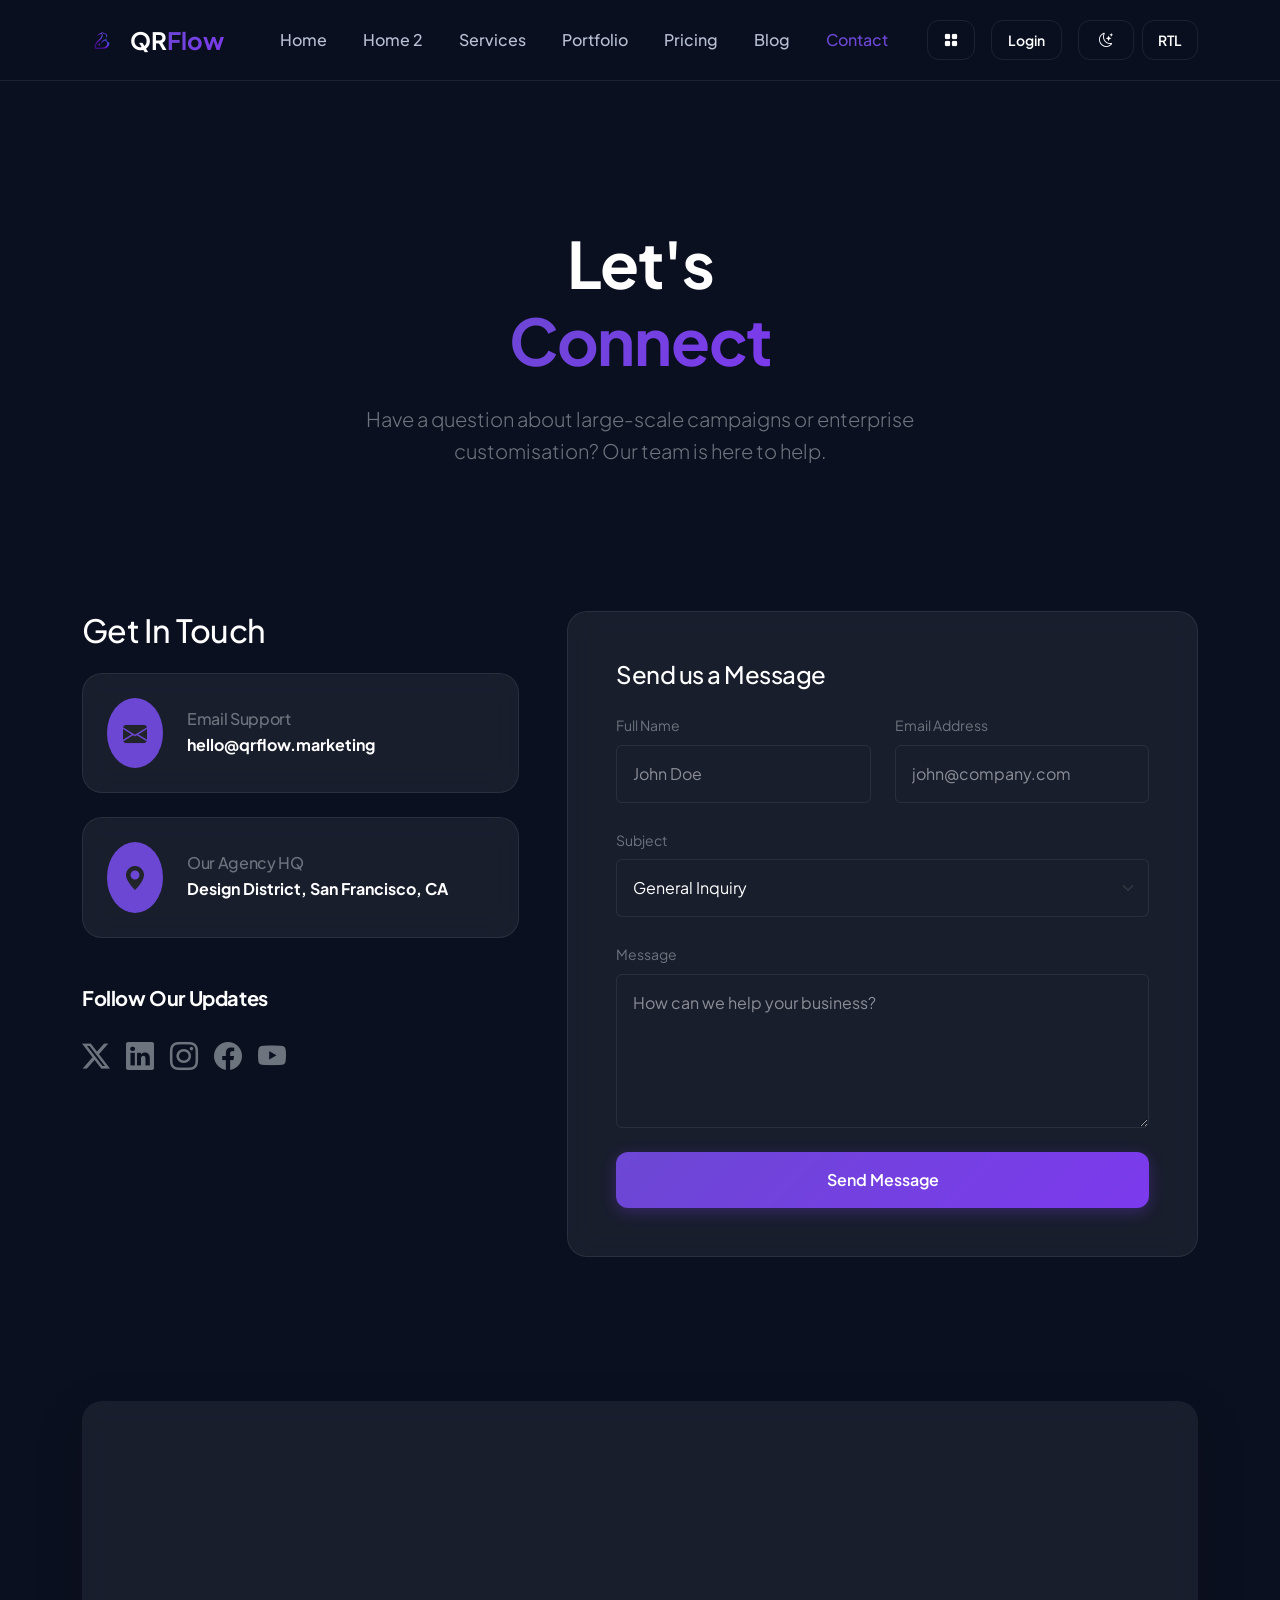
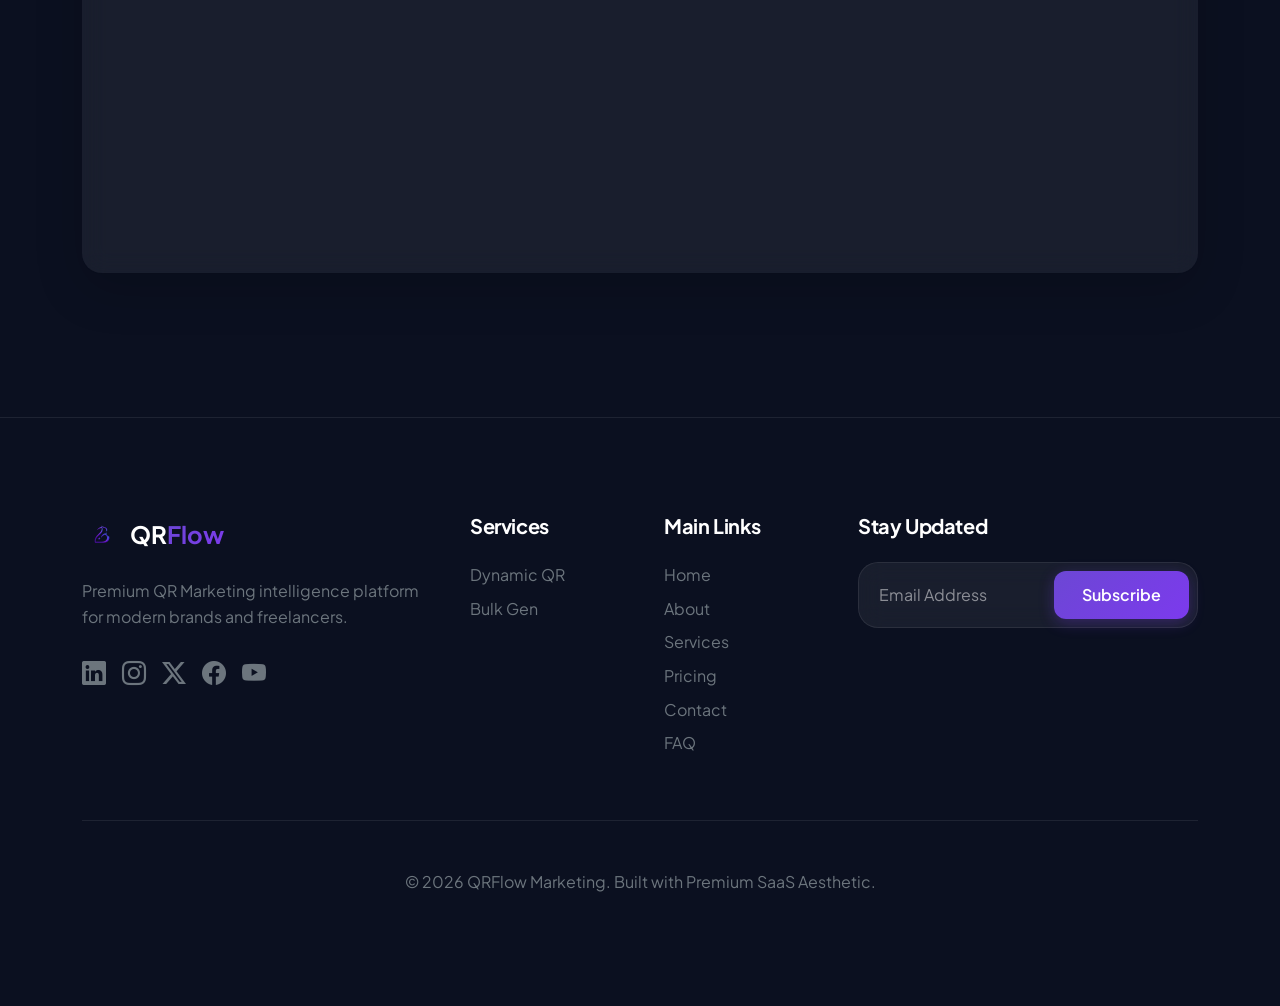
<file: contact.html>
<!DOCTYPE html>
<html lang="en">

<head>
    <meta charset="UTF-8">
    <meta name="viewport" content="width=device-width, initial-scale=1.0">
    <title>Contact Us | Let's Build Your Campaign</title>
    <link rel="icon" type="image/png" href="assets/images/logo.png">
    <link href="https://cdn.jsdelivr.net/npm/bootstrap@5.3.0/dist/css/bootstrap.min.css" rel="stylesheet">
    <link rel="stylesheet" href="https://cdn.jsdelivr.net/npm/bootstrap-icons@1.10.5/font/bootstrap-icons.css">
    <link rel="stylesheet" href="assets/css/style.css">
    <link rel="stylesheet" href="assets/css/dark-mode.css">
</head>

<body>

    <!-- Navbar -->
    <nav class="navbar navbar-expand-xl navbar-custom sticky-top">
        <div class="container">
            <a class="navbar-brand d-flex align-items-center" href="index.html">
                <img src="assets/images/logo.png" alt="QR Logo" class="me-2">
                <span class="fw-bold text-white fs-4">QR<span class="text-gradient">Flow</span></span>
            </a>
            <button class="navbar-toggler border-0" type="button" data-bs-toggle="collapse" data-bs-target="#navbarNav">
                <i class="bi bi-list text-white fs-2"></i>
            </button>
            <div class="collapse navbar-collapse" id="navbarNav">
                <ul class="navbar-nav mx-auto">
                    <li class="nav-item"><a class="nav-link" href="index.html">Home</a></li>
                    <li class="nav-item"><a class="nav-link" href="home2.html">Home 2</a></li>
                    <li class="nav-item"><a class="nav-link" href="services.html">Services</a></li>
                    <li class="nav-item"><a class="nav-link" href="portfolio.html">Portfolio</a></li>
                    <li class="nav-item"><a class="nav-link" href="pricing.html">Pricing</a></li>
                    <li class="nav-item"><a class="nav-link" href="blog.html">Blog</a></li>
                    <li class="nav-item"><a class="nav-link active" href="contact.html">Contact</a></li>
                </ul>
                <div class="d-flex align-items-center gap-3">
                    <a href="dashboard.html" class="btn btn-outline-custom btn-sm d-flex align-items-center"
                        title="Dashboard">
                        <i class="bi bi-grid-fill"></i>
                    </a>
                    <a href="login.html" class="btn btn-outline-custom btn-sm d-flex align-items-center" title="Login">
                        Login
                    </a>
                    <div class="d-flex gap-2">
                        <button class="btn btn-outline-custom btn-sm d-flex align-items-center justify-content-center nav-toggle-btn" id="theme-toggle" title="Toggle Theme">
                <i class="bi bi-moon-stars"></i>
            </button>
                        <button class="btn btn-outline-custom btn-sm d-flex align-items-center justify-content-center nav-toggle-btn" id="rtl-toggle" title="RTL">
                RTL
            </button>
                    </div>
                </div>
            </div>
        </div>
    </nav>

    <!-- Contact Hero -->
    <section class="py-5 mt-5">
        <div class="container pt-5 text-center">
            <h1 class="display-3 fw-bold mb-4">Let's <br> <span class="text-gradient">Connect</span></h1>
            <p class="text-secondary lead max-w-600 mx-auto mb-5 px-3">Have a question about large-scale campaigns or
                enterprise customisation? Our team is here to help.</p>
        </div>
    </section>

    <!-- Contact Form Section -->
    <section class="py-5">
        <div class="container">
            <div class="row g-5">
                <div class="col-lg-5">
                    <h2 class="h2 mb-4">Get In Touch</h2>

                    <div class="glass-card p-4 mb-4 d-flex align-items-center">
                        <div class="bg-primary-accent rounded-circle p-3 me-4 text-dark"><i
                                class="bi bi-envelope-fill fs-4"></i></div>
                        <div>
                            <h4 class="h6 text-secondary mb-1">Email Support</h4>
                            <p class="mb-0 fw-bold">hello@qrflow.marketing</p>
                        </div>
                    </div>

                    <div class="glass-card p-4 mb-4 d-flex align-items-center">
                        <div class="bg-primary-accent rounded-circle p-3 me-4 text-dark"><i
                                class="bi bi-geo-alt-fill fs-4"></i></div>
                        <div>
                            <h4 class="h6 text-secondary mb-1">Our Agency HQ</h4>
                            <p class="mb-0 fw-bold">Design District, San Francisco, CA</p>
                        </div>
                    </div>

                    <div class="mt-5">
                        <h5 class="mb-4">Follow Our Updates</h5>
                        <div class="d-flex gap-3 fs-3 social-links">
                            <a href="#" class="text-secondary"><i class="bi bi-twitter-x"></i></a>
                            <a href="#" class="text-secondary"><i class="bi bi-linkedin"></i></a>
                            <a href="#" class="text-secondary"><i class="bi bi-instagram"></i></a>
                            <a href="#" class="text-secondary"><i class="bi bi-facebook"></i></a>
                            <a href="#" class="text-secondary"><i class="bi bi-youtube"></i></a>
                        </div>
                    </div>
                </div>

                <div class="col-lg-7">
                    <div class="glass-card p-5">
                        <h3 class="h4 mb-4">Send us a Message</h3>
                        <form id="contactForm">
                            <div class="row g-4 mb-4">
                                <div class="col-md-6">
                                    <label class="form-label text-secondary text-sm">Full Name</label>
                                    <input type="text"
                                        class="form-control bg-transparent border-color text-white shadow-none p-3"
                                        placeholder="John Doe">
                                </div>
                                <div class="col-md-6">
                                    <label class="form-label text-secondary text-sm">Email Address</label>
                                    <input type="email"
                                        class="form-control bg-transparent border-color text-white shadow-none p-3"
                                        placeholder="john@company.com">
                                </div>
                            </div>
                            <div class="mb-4">
                                <label class="form-label text-secondary text-sm">Subject</label>
                                <select class="form-select bg-transparent border-color text-secondary shadow-none p-3">
                                    <option>General Inquiry</option>
                                    <option>Enterprise Quote</option>
                                    <option>Partnership Request</option>
                                    <option>Technical Support</option>
                                </select>
                            </div>
                            <div class="mb-4">
                                <label class="form-label text-secondary text-sm">Message</label>
                                <textarea class="form-control bg-transparent border-color text-white shadow-none p-3"
                                    rows="5" placeholder="How can we help your business?"></textarea>
                            </div>
                            <button type="submit" class="btn btn-primary-custom w-100 py-3">Send Message</button>
                        </form>
                    </div>
                </div>
            </div>
        </div>
    </section>

    <!-- Map Section -->
    <section class="py-5">
        <div class="container py-5">
            <div class="glass-card p-2 overflow-hidden shadow-lg border-0">
                <iframe
                    src="https://www.google.com/maps/embed?pb=!1m18!1m12!1m3!1d3153.8354345093747!2d-122.39998468468245!3d37.77492927975922!2m3!1f0!2f0!3f0!3m2!1i1024!2i768!4f13.1!3m3!1m2!1s0x8085807bed8f559a%3A0x4bb570dcf454c698!2sDesign%20District%2C%20San%20Francisco%2C%20CA!5e0!3m2!1sen!2sus!4v1689123456789!5m2!1sen!2sus"
                    width="100%" height="450"
                    style="border:0; border-radius: 12px; filter: grayscale(1) invert(1) contrast(1.2) opacity(0.8);"
                    allowfullscreen="" loading="lazy" referrerpolicy="no-referrer-when-downgrade">
                </iframe>
            </div>
        </div>
    </section>

    <!-- Footer -->
    <footer class="py-5 mt-5 border-top border-color">
        <div class="container py-5">
            <div class="row g-5">
                <div class="col-lg-4">
                    <a class="navbar-brand d-flex align-items-center mb-4" href="index.html">
                        <img src="assets/images/logo.png" alt="QR Logo" height="30" class="me-2">
                        <span class="fw-bold text-white fs-4">QR<span class="text-gradient">Flow</span></span>
                    </a>
                    <p class="text-secondary">Premium QR Marketing intelligence platform for modern brands and
                        freelancers.</p>
                    <div class="d-flex gap-3 fs-4 mt-4 social-links">
                        <a href="#" class="text-secondary"><i class="bi bi-linkedin"></i></a>
                        <a href="#" class="text-secondary"><i class="bi bi-instagram"></i></a>
                        <a href="#" class="text-secondary"><i class="bi bi-twitter-x"></i></a>
                        <a href="#" class="text-secondary"><i class="bi bi-facebook"></i></a>
                        <a href="#" class="text-secondary"><i class="bi bi-youtube"></i></a>
                    </div>
                </div>
                <div class="col-6 col-lg-2">
                    <h5 class="mb-4">Services</h5>
                    <ul class="list-unstyled text-secondary">
                        <li class="mb-2"><a href="services.html" class="text-decoration-none text-secondary">Dynamic
                                QR</a></li>
                        <li class="mb-2"><a href="services.html" class="text-decoration-none text-secondary">Bulk
                                Gen</a></li>
                    </ul>
                </div>
                <div class="col-6 col-lg-2">
                    <h5 class="mb-4">Main Links</h5>
                    <ul class="list-unstyled text-secondary">
                        <li class="mb-2"><a href="index.html" class="text-decoration-none text-secondary">Home</a></li>
                        <li class="mb-2"><a href="index.html#about" class="text-decoration-none text-secondary">About</a></li>
                        <li class="mb-2"><a href="services.html" class="text-decoration-none text-secondary">Services</a></li>
                        <li class="mb-2"><a href="pricing.html" class="text-decoration-none text-secondary">Pricing</a></li>
                        <li class="mb-2"><a href="contact.html" class="text-decoration-none text-secondary">Contact</a></li>
                        <li class="mb-2"><a href="index.html#faq" class="text-decoration-none text-secondary">FAQ</a></li>
                    </ul>
                </div>
                <div class="col-lg-4">
                    <h5 class="mb-4">Stay Updated</h5>
                    <div class="glass-card p-2 d-flex">
                        <input type="email" class="form-control bg-transparent border-0 text-white shadow-none"
                            placeholder="Email Address">
                        <button class="btn btn-primary-custom ms-2">Subscribe</button>
                    </div>
                </div>
            </div>
            <div class="text-center mt-5 pt-5 text-secondary border-top border-color">
                <p>&copy; 2026 QRFlow Marketing. Built with Premium SaaS Aesthetic.</p>
            </div>
        </div>
    </footer>

    <script src="https://cdn.jsdelivr.net/npm/bootstrap@5.3.0/dist/js/bootstrap.bundle.min.js"></script>
    <script src="assets/js/main.js"></script>
</body>

</html>
</file>
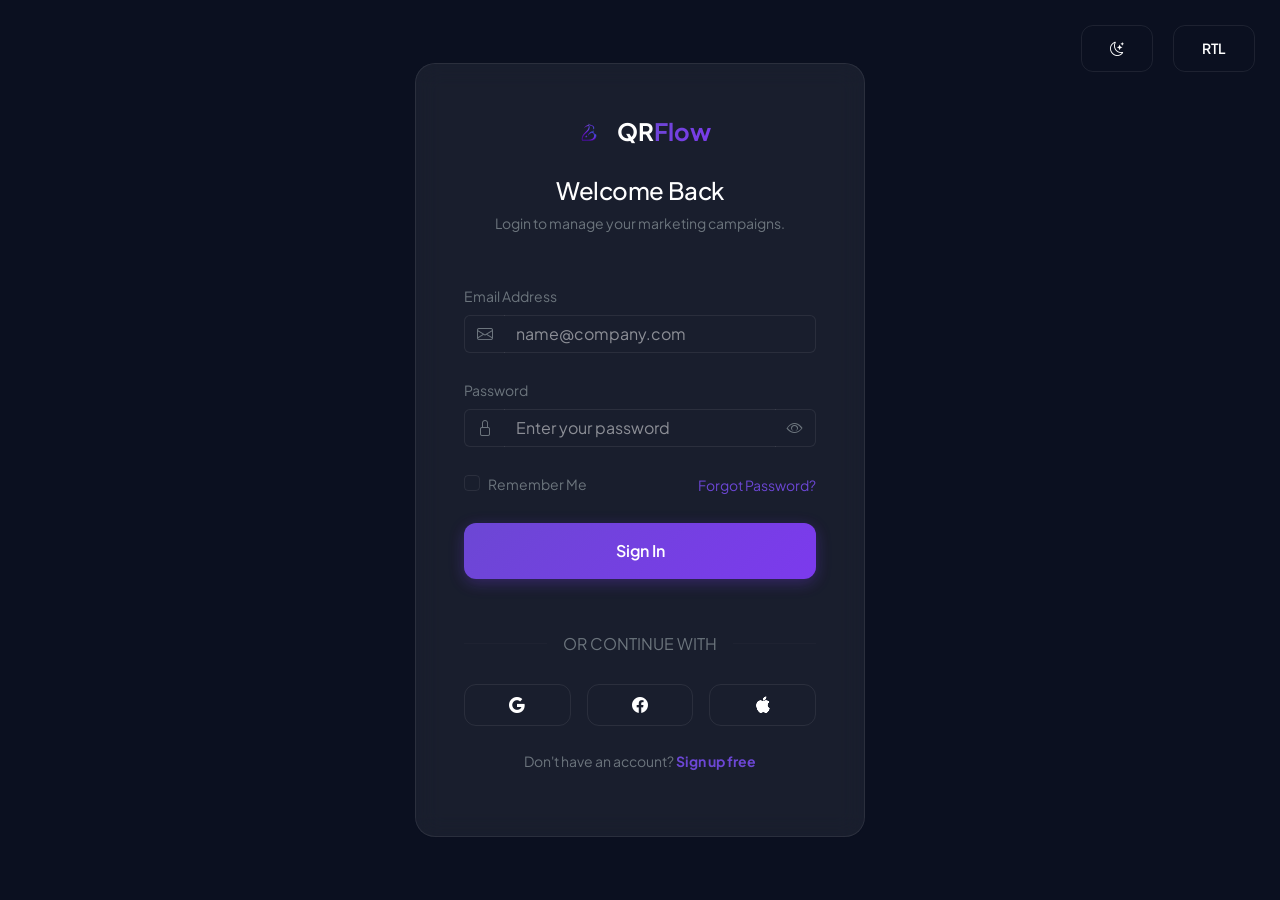
<file: login.html>
<!DOCTYPE html>
<html lang="en">

<head>
    <meta charset="UTF-8">
    <meta name="viewport" content="width=device-width, initial-scale=1.0">
    <title>Login | QRFlow Marketing</title>
    <link rel="icon" type="image/png" href="assets/images/logo.png">
    <link href="https://cdn.jsdelivr.net/npm/bootstrap@5.3.0/dist/css/bootstrap.min.css" rel="stylesheet">
    <link rel="stylesheet" href="https://cdn.jsdelivr.net/npm/bootstrap-icons@1.10.5/font/bootstrap-icons.css">
    <link rel="stylesheet" href="assets/css/style.css">
    <link rel="stylesheet" href="assets/css/dark-mode.css">
    <style>
        .auth-container {
            min-height: 100vh;
            position: relative;
        }

        .auth-form-wrapper {
            max-width: 450px;
            width: 100%;
        }

        .top-controls {
            position: fixed;
            top: 25px;
            right: 25px;
            z-index: 9999;
            display: flex;
            align-items: center;
            gap: 20px;
        }

        @media (max-width: 576px) {
            .top-controls {
                position: static;
                justify-content: flex-end;
                padding: 12px 14px 0;
                gap: 12px;
                margin-bottom: 6px;
            }

            .auth-main-col {
                padding: 1.25rem !important;
            }

            .auth-form-wrapper {
                max-width: 100%;
            }

            .auth-form-wrapper .glass-card {
                padding: 2rem 1.25rem !important;
            }

            .login-aux-row {
                display: flex !important;
                flex-direction: row;
                align-items: center !important;
                justify-content: space-between;
                gap: 10px;
            }

            .remember-30-label {
                white-space: nowrap;
            }

            .forgot-password-link {
                display: inline-block;
                white-space: nowrap;
            }

            .auth-continue-text {
                white-space: nowrap;
            }
        }
    </style>
</head>

<body class="bg-primary-bg">

    <div class="container-fluid p-0">
        <div class="top-controls">
            <button class="btn btn-outline-custom btn-sm d-flex align-items-center justify-content-center nav-toggle-btn" id="theme-toggle" title="Toggle Theme">
                <i class="bi bi-moon-stars"></i>
            </button>
            <button class="btn btn-outline-custom btn-sm d-flex align-items-center justify-content-center nav-toggle-btn" id="rtl-toggle" title="RTL">
                RTL
            </button>
        </div>
        <div class="row g-0 auth-container">

            <!-- Main Form Column -->
            <div class="col-12 d-flex flex-column align-items-center justify-content-center p-5 auth-main-col">


                <div class="auth-form-wrapper">
                    <div class="glass-card p-5">
                        <div class="text-center mb-4">
                            <a href="index.html"
                                class="navbar-brand d-flex align-items-center justify-content-center mb-3">
                                <img src="assets/images/logo.png" alt="Logo" height="35" class="me-2">
                                <span class="fw-bold text-white fs-4">QR<span class="text-gradient">Flow</span></span>
                            </a>
                        </div>
                        <h2 class="h4 mb-2 text-center">Welcome Back</h2>
                        <p class="text-secondary text-sm text-center mb-5">Login to manage your marketing campaigns.</p>

                        <form>
                            <div class="mb-4">
                                <label class="form-label text-secondary text-sm">Email Address</label>
                                <div class="input-group">
                                    <span
                                        class="input-group-text bg-transparent border-color text-secondary border-end-0"><i
                                            class="bi bi-envelope"></i></span>
                                    <input type="email"
                                        class="form-control bg-transparent border-color text-white shadow-none border-start-0"
                                        placeholder="name@company.com">
                                </div>
                            </div>
                            <div class="mb-4">
                                <label class="form-label text-secondary text-sm">Password</label>
                                <div class="input-group">
                                    <span
                                        class="input-group-text bg-transparent border-color text-secondary border-end-0"><i
                                            class="bi bi-lock"></i></span>
                                    <input type="password"
                                        class="form-control bg-transparent border-color text-white shadow-none border-start-0 border-end-0"
                                        placeholder="Enter your password" id="password">
                                    <span
                                        class="input-group-text bg-transparent border-color text-secondary border-start-0 cursor-pointer toggle-password"
                                        style="cursor: pointer;">
                                        <i class="bi bi-eye"></i>
                                    </span>
                                </div>
                            </div>
                            <div class="d-flex justify-content-between align-items-center mb-4 login-aux-row">
                                <div class="form-check">
                                    <input type="checkbox" class="form-check-input bg-transparent border-color"
                                        id="remember">
                                    <label class="form-check-label text-secondary text-sm remember-30-label" for="remember">Remember Me
                                        
                                        </label>
                                </div>
                                <a href="#" class="text-primary-accent text-sm text-decoration-none forgot-password-link">Forgot
                                    Password?</a>
                            </div>
                            <button type="submit" class="btn btn-primary-custom w-100 py-3 mb-4">Sign In</button>

                            <div class="text-center my-4">
                                <div class="d-flex align-items-center">
                                    <hr class="flex-grow-1 border-color">
                                    <span class="px-3 text-secondary text-xs auth-continue-text">OR CONTINUE WITH</span>
                                    <hr class="flex-grow-1 border-color">
                                </div>
                            </div>

                            <div class="row g-3 mb-4">
                                <div class="col-4">
                                    <button type="button" class="btn btn-outline-custom w-100 py-2" title="Google"><i
                                            class="bi bi-google"></i></button>
                                </div>
                                <div class="col-4">
                                    <button type="button" class="btn btn-outline-custom w-100 py-2" title="Facebook"><i
                                            class="bi bi-facebook"></i></button>
                                </div>
                                <div class="col-4">
                                    <button type="button" class="btn btn-outline-custom w-100 py-2" title="Apple"><i
                                            class="bi bi-apple"></i></button>
                                </div>
                            </div>

                            <div class="text-center">
                                <p class="text-secondary text-sm">Don't have an account? <a href="register.html"
                                        class="text-primary-accent text-decoration-none fw-bold">Sign up free</a></p>
                            </div>
                        </form>
                    </div>
                </div>
            </div>


        </div>
    </div>

    <script src="https://cdn.jsdelivr.net/npm/bootstrap@5.3.0/dist/js/bootstrap.bundle.min.js"></script>
    <script src="assets/js/main.js"></script>
</body>

</html>
</file>
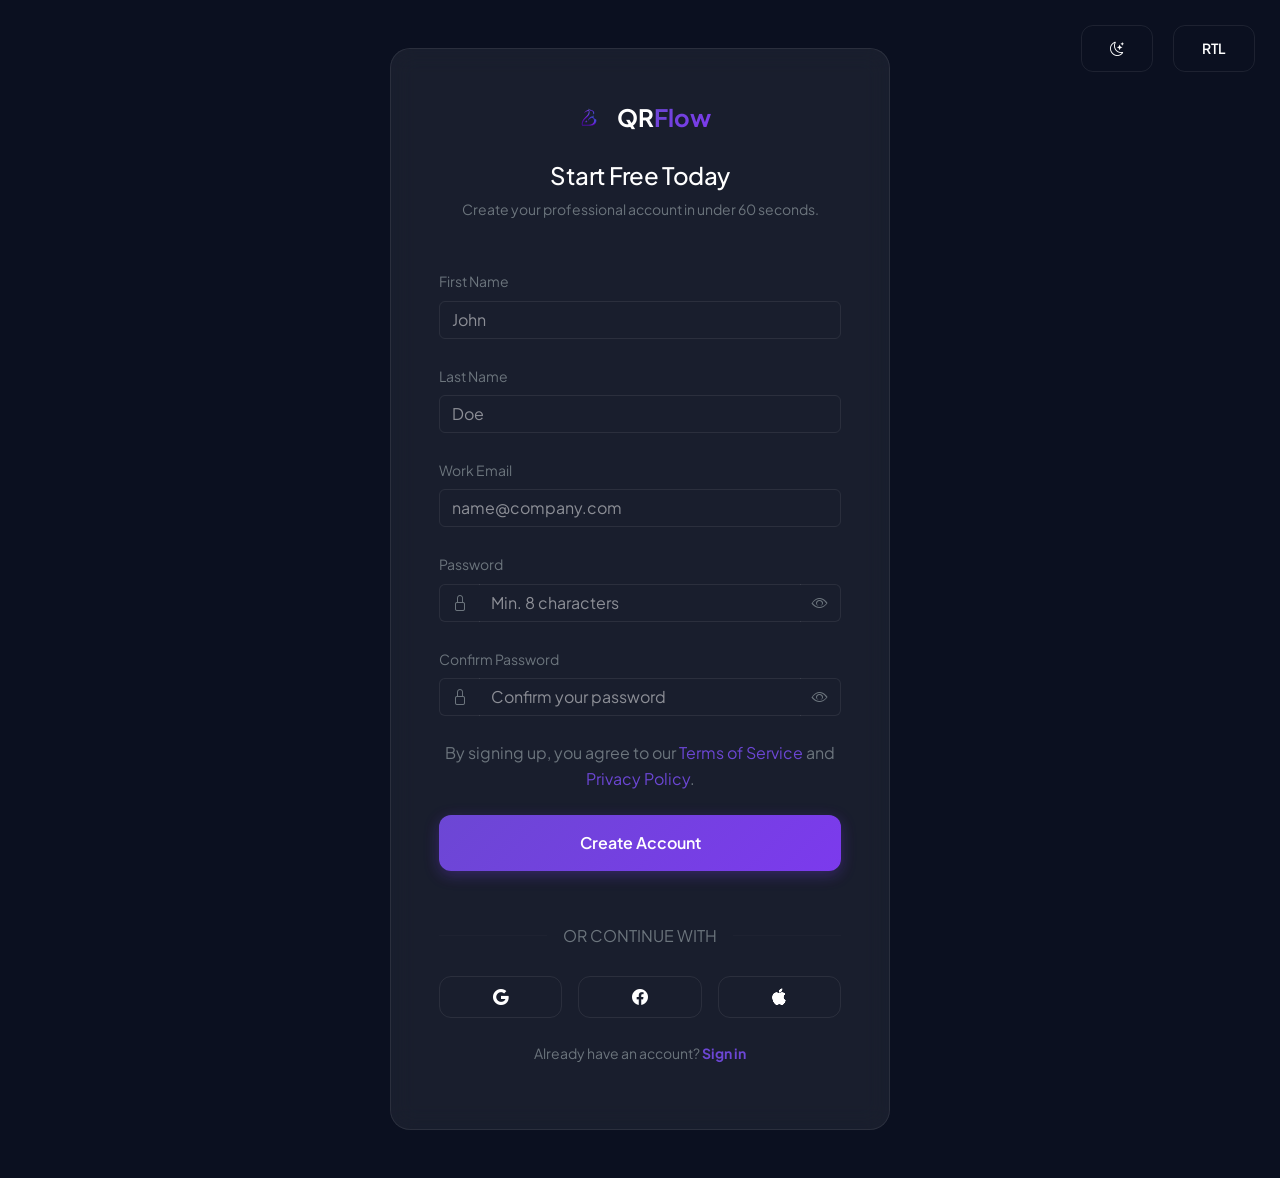
<file: register.html>
<!DOCTYPE html>
<html lang="en">

<head>
    <meta charset="UTF-8">
    <meta name="viewport" content="width=device-width, initial-scale=1.0">
    <title>Register | QRFlow Marketing</title>
    <link rel="icon" type="image/png" href="assets/images/logo.png">
    <link href="https://cdn.jsdelivr.net/npm/bootstrap@5.3.0/dist/css/bootstrap.min.css" rel="stylesheet">
    <link rel="stylesheet" href="https://cdn.jsdelivr.net/npm/bootstrap-icons@1.10.5/font/bootstrap-icons.css">
    <link rel="stylesheet" href="assets/css/style.css">
    <link rel="stylesheet" href="assets/css/dark-mode.css">
    <style>
        .auth-container {
            min-height: 100vh;
            position: relative;
        }

        .auth-form-wrapper {
            max-width: 500px;
            width: 100%;
        }

        .top-controls {
            position: fixed;
            top: 25px;
            right: 25px;
            z-index: 9999;
            display: flex;
            align-items: center;
            gap: 20px;
        }

        @media (max-width: 576px) {
            .top-controls {
                position: static;
                justify-content: flex-end;
                padding: 12px 14px 0;
                gap: 12px;
                margin-bottom: 6px;
            }

            .auth-main-col {
                padding: 1.25rem !important;
            }

            .auth-form-wrapper {
                max-width: 100%;
            }

            .auth-form-wrapper .glass-card {
                padding: 2rem 1.25rem !important;
            }

            .signup-create-btn {
                white-space: nowrap;
            }

            .auth-continue-text {
                white-space: nowrap;
            }

            .signup-terms {
                margin: 0 auto;
                max-width: 280px;
                line-height: 1.5;
                text-align: center;
            }
        }
    </style>
</head>

<body class="bg-primary-bg">

    <div class="container-fluid p-0">
        <div class="top-controls">
            <button class="btn btn-outline-custom btn-sm d-flex align-items-center justify-content-center nav-toggle-btn" id="theme-toggle" title="Toggle Theme">
                <i class="bi bi-moon-stars"></i>
            </button>
            <button class="btn btn-outline-custom btn-sm d-flex align-items-center justify-content-center nav-toggle-btn" id="rtl-toggle" title="RTL">
                RTL
            </button>
        </div>

        <div class="row g-0 auth-container">
            <!-- Main Form Column -->
            <div class="col-12 d-flex flex-column align-items-center justify-content-center p-5 auth-main-col">


                <div class="auth-form-wrapper">
                    <div class="glass-card p-5">
                        <div class="text-center mb-4">
                            <a href="index.html"
                                class="navbar-brand d-flex align-items-center justify-content-center mb-3">
                                <img src="assets/images/logo.png" alt="Logo" height="35" class="me-2">
                                <span class="fw-bold text-white fs-4">QR<span class="text-gradient">Flow</span></span>
                            </a>
                        </div>
                        <h2 class="h4 mb-2 text-center">Start Free Today</h2>
                        <p class="text-secondary text-sm text-center mb-5">Create your professional account in under 60
                            seconds.</p>

                        <form>
                            <div class="mb-4">
                                <label class="form-label text-secondary text-sm">First Name</label>
                                <input type="text"
                                    class="form-control bg-transparent border-color text-white shadow-none"
                                    placeholder="John">
                            </div>
                            <div class="mb-4">
                                <label class="form-label text-secondary text-sm">Last Name</label>
                                <input type="text"
                                    class="form-control bg-transparent border-color text-white shadow-none"
                                    placeholder="Doe">
                            </div>
                            <div class="mb-4">
                                <label class="form-label text-secondary text-sm">Work Email</label>
                                <input type="email"
                                    class="form-control bg-transparent border-color text-white shadow-none"
                                    placeholder="name@company.com">
                            </div>
                            <div class="mb-4">
                                <label class="form-label text-secondary text-sm">Password</label>
                                <div class="input-group">
                                    <span
                                        class="input-group-text bg-transparent border-color text-secondary border-end-0"><i
                                            class="bi bi-lock"></i></span>
                                    <input type="password"
                                        class="form-control bg-transparent border-color text-white shadow-none border-start-0 border-end-0"
                                        placeholder="Min. 8 characters" id="password">
                                    <span
                                        class="input-group-text bg-transparent border-color text-secondary border-start-0 cursor-pointer toggle-password"
                                        style="cursor: pointer;">
                                        <i class="bi bi-eye"></i>
                                    </span>
                                </div>
                            </div>
                            <div class="mb-4">
                                <label class="form-label text-secondary text-sm">Confirm Password</label>
                                <div class="input-group">
                                    <span
                                        class="input-group-text bg-transparent border-color text-secondary border-end-0"><i
                                            class="bi bi-lock"></i></span>
                                    <input type="password"
                                        class="form-control bg-transparent border-color text-white shadow-none border-start-0 border-end-0"
                                        placeholder="Confirm your password" id="confirm_password">
                                    <span
                                        class="input-group-text bg-transparent border-color text-secondary border-start-0 cursor-pointer toggle-password"
                                        style="cursor: pointer;">
                                        <i class="bi bi-eye"></i>
                                    </span>
                                </div>
                            </div>

                            <div class="mb-4">
                                <p class="text-secondary text-xs text-center signup-terms">
                                    By signing up, you agree to our <a href="#" class="text-primary-accent">Terms of Service</a> and <a href="#" class="text-primary-accent">Privacy Policy</a>.
                                </p>
                            </div>

                            <button type="submit" class="btn btn-primary-custom w-100 py-3 mb-4 signup-create-btn">Create Account</button>

                            <div class="text-center my-4">
                                <div class="d-flex align-items-center">
                                    <hr class="flex-grow-1 border-color">
                                    <span class="px-3 text-secondary text-xs auth-continue-text">OR CONTINUE WITH</span>
                                    <hr class="flex-grow-1 border-color">
                                </div>
                            </div>

                            <div class="row g-3 mb-4">
                                <div class="col-4">
                                    <button type="button" class="btn btn-outline-custom w-100 py-2" title="Google"><i
                                            class="bi bi-google"></i></button>
                                </div>
                                <div class="col-4">
                                    <button type="button" class="btn btn-outline-custom w-100 py-2" title="Facebook"><i
                                            class="bi bi-facebook"></i></button>
                                </div>
                                <div class="col-4">
                                    <button type="button" class="btn btn-outline-custom w-100 py-2" title="Apple"><i
                                            class="bi bi-apple"></i></button>
                                </div>
                            </div>

                            <div class="text-center">
                                <p class="text-secondary text-sm">Already have an account? <a href="login.html"
                                        class="text-primary-accent text-decoration-none fw-bold">Sign in</a></p>
                            </div>
                        </form>
                    </div>
                </div>
            </div>
        </div>
    </div>

    <script src="https://cdn.jsdelivr.net/npm/bootstrap@5.3.0/dist/js/bootstrap.bundle.min.js"></script>
    <script src="assets/js/main.js"></script>
</body>

</html>
</file>
<file: assets/css/style.css>
@import url('https://fonts.googleapis.com/css2?family=Plus+Jakarta+Sans:wght@300;400;500;600;700;800&display=swap');

:root {
    --primary-bg: #0b1020;
    --secondary-bg: #121a2f;
    --card-bg: rgba(255, 255, 255, 0.06);
    --primary-accent: #6C47D4;
    --secondary-accent: #7c3aed;
    --gradient-primary: linear-gradient(135deg, #6C47D4, #7c3aed);
    --text-primary: #ffffff;
    --text-secondary: #b8c0d4;
    --border-color: rgba(255, 255, 255, 0.08);
    --glow-color: rgba(108, 71, 212, 0.25);
    --success: #22c55e;
    --warning: #f59e0b;
    --error: #ef4444;
    --transition: all 0.3s cubic-bezier(0.4, 0, 0.2, 1);
}

* {
    margin: 0;
    padding: 0;
    box-sizing: border-box;
}

body {
    font-family: 'Plus Jakarta Sans', sans-serif;
    background-color: var(--primary-bg);
    color: var(--text-primary);
    overflow-x: hidden;
    line-height: 1.6;
}

/* Glassmorphism */
.glass-card {
    background: var(--card-bg);
    backdrop-filter: blur(12px);
    -webkit-backdrop-filter: blur(12px);
    border: 1px solid var(--border-color);
    border-radius: 20px;
    transition: var(--transition);
}

.glass-card:hover {
    border-color: var(--primary-accent);
    box-shadow: 0 0 20px var(--glow-color);
    transform: translateY(-5px);
}

/* Typography */
h1,
h2,
h3,
h4,
h5,
h6 {
    font-weight: 700;
    letter-spacing: -0.02em;
}

.text-gradient {
    background: var(--gradient-primary);
    -webkit-background-clip: text;
    background-clip: text;
    -webkit-text-fill-color: transparent;
}

/* Buttons */
.btn-primary-custom {
    background: var(--gradient-primary);
    border: none;
    color: white;
    padding: 12px 28px;
    border-radius: 12px;
    font-weight: 600;
    transition: var(--transition);
    box-shadow: 0 4px 15px rgba(124, 58, 237, 0.3);
}

.btn-primary-custom:hover {
    transform: translateY(-2px);
    box-shadow: 0 6px 20px rgba(124, 58, 237, 0.5);
    color: white;
}

.btn-outline-custom {
    background: transparent;
    border: 1px solid var(--border-color);
    color: var(--text-primary);
    padding: 12px 28px;
    border-radius: 12px;
    font-weight: 600;
    transition: var(--transition);
}

.btn-outline-custom:hover {
    background: var(--card-bg);
    border-color: var(--primary-accent);
    color: var(--primary-accent);
}

/* Header Buttons & Icons: Equal Height Alignment */
.navbar-custom .btn {
    height: 40px !important;
    min-height: 40px !important;
    display: inline-flex !important;
    align-items: center !important;
    justify-content: center !important;
    padding: 8px 16px !important;
}

.navbar-custom .nav-toggle-btn {
    width: 56px !important;
    min-width: 56px !important;
    padding: 8px 10px !important;
    gap: 0;
}

/* Navbar */
.navbar-custom {
    background: rgba(11, 16, 32, 0.8);
    backdrop-filter: blur(15px);
    border-bottom: 1px solid var(--border-color);
    padding: 15px 0;
    transition: var(--transition);
}

.navbar-brand img {
    height: 40px;
}

.nav-link {
    color: var(--text-secondary) !important;
    font-weight: 500;
    margin: 0 10px;
    transition: var(--transition);
}

.nav-link:hover,
.nav-link.active {
    color: var(--primary-accent) !important;
}

@media (min-width: 1200px) {
    .navbar-custom .navbar-collapse {
        align-items: center;
    }

    .navbar-custom .navbar-nav .nav-item {
        flex-shrink: 0;
    }

    .navbar-custom .navbar-nav .nav-link {
        white-space: nowrap;
    }
}

@media (max-width: 1199.98px) {
    .navbar-custom .navbar-collapse {
        margin-top: 12px;
        padding-top: 12px;
        border-top: 1px solid var(--border-color);
    }

    .navbar-custom .navbar-nav {
        margin-bottom: 12px;
        gap: 4px;
    }

    .navbar-custom .navbar-nav .nav-link {
        margin: 0;
        padding: 10px 0;
    }

    .navbar-custom .navbar-collapse > .d-flex.align-items-center.gap-3 {
        width: 100%;
        flex-wrap: wrap;
        gap: 10px !important;
    }

    .navbar-custom .navbar-collapse > .d-flex.align-items-center.gap-3 > .d-flex.gap-2 {
        margin-left: 0 !important;
    }
}

@media (min-width: 768px) and (max-width: 1199.98px) {
    .navbar-custom .container {
        position: relative;
    }

    .navbar-custom .navbar-collapse {
        position: absolute;
        top: calc(100% + 8px);
        right: 0;
        left: auto;
        width: min(360px, calc(100vw - 2rem));
        z-index: 1100;
        margin-top: 0;
        padding: 14px;
        border: 1px solid var(--border-color);
        border-radius: 14px;
        background: rgba(11, 16, 32, 0.98);
    }
}

.back-to-top {
    position: fixed;
    right: 24px;
    bottom: 24px;
    width: 46px;
    height: 46px;
    border: 1px solid var(--border-color);
    border-radius: 12px;
    background: rgba(18, 26, 47, 0.9);
    color: #f8fafc;
    display: inline-flex;
    align-items: center;
    justify-content: center;
    cursor: pointer;
    z-index: 999;
    opacity: 0;
    visibility: hidden;
    transform: translateY(8px);
    transition: var(--transition);
}

.back-to-top i {
    color: inherit;
    font-size: 20px;
    line-height: 1;
}

.back-to-top:hover {
    border-color: var(--primary-accent);
    color: var(--primary-accent);
    background: rgba(18, 26, 47, 1);
}

.back-to-top.show {
    opacity: 1;
    visibility: visible;
    transform: translateY(0);
}

/* Hero Section */
.hero-section {
    padding: 140px 0 100px;
    position: relative;
    overflow: hidden;
}

.hero-glow {
    position: absolute;
    top: -10%;
    right: -10%;
    width: 600px;
    height: 600px;
    background: radial-gradient(circle, rgba(108, 71, 212, 0.15) 0%, rgba(124, 58, 237, 0.05) 50%, transparent 100%);
    filter: blur(80px);
    z-index: -1;
}

.hero-mockup-wrapper {
    position: relative;
    z-index: 1;
}

.hero-mockup-wrapper img {
    width: 100%;
    border-radius: 30px;
    border: 1px solid var(--border-color);
    box-shadow: 0 30px 60px rgba(0, 0, 0, 0.5);
}

.premium-brand-img {
    width: 100%;
    aspect-ratio: 16 / 9;
    object-fit: cover;
    display: block;
}

/* Animations */
@keyframes float {
    0% {
        transform: translateY(0px);
    }

    50% {
        transform: translateY(-20px);
    }

    100% {
        transform: translateY(0px);
    }
}

.float-animation {
    animation: float 6s ease-in-out infinite;
}

/* Dashboard UI */
.dashboard-card {
    background: var(--card-bg);
    border: 1px solid var(--border-color);
    border-radius: 16px;
    padding: 24px;
    height: 100%;
    transition: var(--transition);
}

.stat-icon {
    width: 48px;
    height: 48px;
    display: flex;
    align-items: center;
    justify-content: center;
    border-radius: 12px;
    font-size: 1.5rem;
    margin-bottom: 20px;
}

.sidebar-nav {
    list-style: none;
    padding: 0;
}

.sidebar-link {
    display: flex;
    align-items: center;
    padding: 12px 20px;
    color: var(--text-secondary);
    text-decoration: none;
    border-radius: 10px;
    margin-bottom: 8px;
    transition: var(--transition);
}

.sidebar-link i {
    width: 24px;
    margin-right: 12px;
    font-size: 1.2rem;
}

.sidebar-link:hover,
.sidebar-link.active {
    background: rgba(108, 71, 212, 0.1);
    color: var(--primary-accent);
}

.table-glass {
    border-collapse: separate;
    border-spacing: 0 10px;
}

.table-glass tr td,
.table-glass tr th {
    background: var(--card-bg);
    border: none;
    padding: 15px 20px;
    vertical-align: middle;
}

.table-glass tr td:first-child {
    border-radius: 12px 0 0 12px;
}

.table-glass tr td:last-child {
    border-radius: 0 12px 12px 0;
}

.status-badge {
    padding: 5px 12px;
    border-radius: 20px;
    font-size: 0.8rem;
    font-weight: 600;
}

.status-active {
    background: rgba(34, 197, 94, 0.1);
    color: var(--success);
}

.status-paused {
    background: rgba(245, 158, 11, 0.1);
    color: var(--warning);
}

/* Sidebar & Main Content Layout */
.sidebar {
    width: 280px;
    background: var(--secondary-bg);
    border-right: 1px solid var(--border-color);
    height: 100vh;
    position: fixed;
    top: 0;
    left: 0;
    padding: 30px;
    z-index: 1000;
    transition: var(--transition);
}

.main-content {
    margin-left: 280px;
    padding: 40px;
    min-height: 100vh;
}

/* Responsive */
@media (max-width: 991px) {
    .sidebar {
        transform: translateX(-100%);
    }

    .sidebar.active {
        transform: translateX(0);
    }

    .main-content {
        margin-left: 0;
    }
}

.max-w-600 {
    max-width: 600px;
}

.text-sm {
    font-size: 0.875rem;
}

.bg-secondary-bg {
    background-color: var(--secondary-bg);
}

.border-color {
    border-color: var(--border-color) !important;
}

.text-primary-accent {
    color: var(--primary-accent) !important;
}

/* Form Controls Visibility */
.form-control,
.form-select {
    color: var(--text-primary) !important;
}

.form-control::placeholder {
    color: rgba(255, 255, 255, 0.5) !important;
    opacity: 1 !important;
}

.form-control:focus,
.form-select:focus {
    color: var(--text-primary) !important;
    border-color: var(--primary-accent) !important;
    background-color: rgba(255, 255, 255, 0.02) !important;
    outline-color: #6C47D4 !important;
    box-shadow: 0 0 0 0.25rem rgba(108, 71, 212, 0.25) !important;
}

.input-group-text {
    background-color: transparent;
    border-color: var(--border-color);
    color: var(--text-secondary);
}

/* Social Links Hover */
.social-links a {
    transition: all 0.3s ease;
}

.social-links a:hover {
    color: var(--primary-accent) !important;
    transform: translateY(-5px);
}

@media (min-width: 992px) and (max-width: 1199.98px) {
    .story-quote {
        min-height: 108px;
    }
}

/* Custom primary violet brand color overrides */
.bg-primary-accent {
    background-color: var(--primary-accent) !important;
}
.border-primary-accent {
    border-color: var(--primary-accent) !important;
}
a {
    color: var(--primary-accent);
    text-decoration: none;
    transition: var(--transition);
}
a:hover {
    color: var(--secondary-accent);
}
mark {
    background-color: rgba(108, 71, 212, 0.2);
    color: var(--text-primary);
}
u {
    text-decoration-color: var(--primary-accent);
}
</file>
<file: assets/css/dark-mode.css>
/* Light Mode Overrides for QRFlow Marketing Platform */

body.light-theme {
    --primary-bg: #f1f5f9;
    --secondary-bg: #ffffff;
    --card-bg: #ffffff;
    --text-primary: #0f172a;
    --text-secondary: #475569;
    --border-color: rgba(0, 0, 0, 0.1);
    background-color: var(--primary-bg);
    color: var(--text-primary);
}

/* Navbar Light Theme */
body.light-theme .navbar-custom {
    background: rgba(255, 255, 255, 0.8);
    backdrop-filter: blur(15px);
    border-bottom: 1px solid rgba(0, 0, 0, 0.05);
}

body.light-theme .nav-link {
    color: #475569 !important;
}

body.light-theme .nav-link:hover,
body.light-theme .nav-link.active {
    color: var(--secondary-accent) !important;
}

body.light-theme .navbar-brand .text-white {
    color: #0f172a !important;
}

/* Sections & Typography */
body.light-theme .bg-secondary-bg {
    background-color: #ffffff;
}

body.light-theme .text-secondary {
    color: #475569 !important;
}

body.light-theme .text-white {
    color: #0f172a !important;
}

body.light-theme .display-3,
body.light-theme .display-5,
body.light-theme .h1,
body.light-theme .h2,
body.light-theme .h3,
body.light-theme .h4,
body.light-theme .h5 {
    color: #0f172a;
}

body.light-theme .hero-ai-enhanced-badge {
    background-color: var(--secondary-accent) !important;
    color: #ffffff !important;
}

/* Cards & Dashboard Elements */
body.light-theme .glass-card {
    background: #ffffff;
    border-color: rgba(0, 0, 0, 0.1);
    box-shadow: 0 10px 40px rgba(0, 0, 0, 0.04);
}

body.light-theme .glass-card:hover {
    border-color: var(--secondary-accent);
}

body.light-theme .dashboard-card {
    background: #ffffff;
    border-color: rgba(0, 0, 0, 0.08);
    box-shadow: 0 4px 20px rgba(0, 0, 0, 0.02);
}

body.light-theme .sidebar {
    background: #ffffff;
    border-right: 1px solid rgba(0, 0, 0, 0.08);
}

body.light-theme .sidebar-link {
    color: #475569;
}

body.light-theme .sidebar-link:hover,
body.light-theme .sidebar-link.active {
    background: rgba(124, 58, 237, 0.05);
    color: var(--secondary-accent);
}

/* Tables */
body.light-theme .table-dark {
    --bs-table-bg: transparent;
    color: #0f172a;
}

body.light-theme .table-glass tr td,
body.light-theme .table-glass tr th {
    background: #ffffff;
    color: #0f172a;
    border-bottom: 1px solid rgba(0, 0, 0, 0.05);
}

body.light-theme .table-glass th.text-secondary {
    color: #64748b !important;
}

/* Form Controls */
body.light-theme .form-control,
body.light-theme .form-select {
    border-color: rgba(0, 0, 0, 0.1);
    color: #0f172a !important;
}

body.light-theme .form-control::placeholder {
    color: #94a3b8;
}

body.light-theme .input-group-text {
    border-color: rgba(0, 0, 0, 0.1);
    color: #64748b;
}

/* Auth Pages Specific */
body.light-theme .auth-image {
    filter: grayscale(0.2) brightness(1.1);
}

/* Footer */
body.light-theme footer {
    border-top: 1px solid rgba(0, 0, 0, 0.05);
}

body.light-theme footer .text-secondary {
    color: #64748b !important;
}

body.light-theme footer a {
    transition: color 0.3s ease, transform 0.3s ease;
}

body.light-theme footer a:hover {
    color: var(--secondary-accent) !important;
}

body.light-theme footer .social-links a:hover {
    transform: translateY(-5px);
}

body.light-theme .border-color {
    border-color: rgba(0, 0, 0, 0.1) !important;
}

/* Navbar Toggler Fix */
body.light-theme .navbar-toggler,
body.light-theme .navbar-toggler i {
    color: #0f172a !important;
    opacity: 1 !important;
    box-shadow: none !important;
    outline: none !important;
}

/* Mobile/Tablet Menu Fix */
@media (max-width: 1199.98px) {
    body.light-theme .navbar-custom .navbar-collapse {
        background: rgba(255, 255, 255, 0.98);
        border-color: rgba(0, 0, 0, 0.1);
    }
}

/* Buttons */
body.light-theme .btn-outline-custom {
    color: #0f172a;
    border-color: rgba(0, 0, 0, 0.1);
}

body.light-theme .btn-outline-custom:hover {
    background: #f1f5f9;
}
</file>
